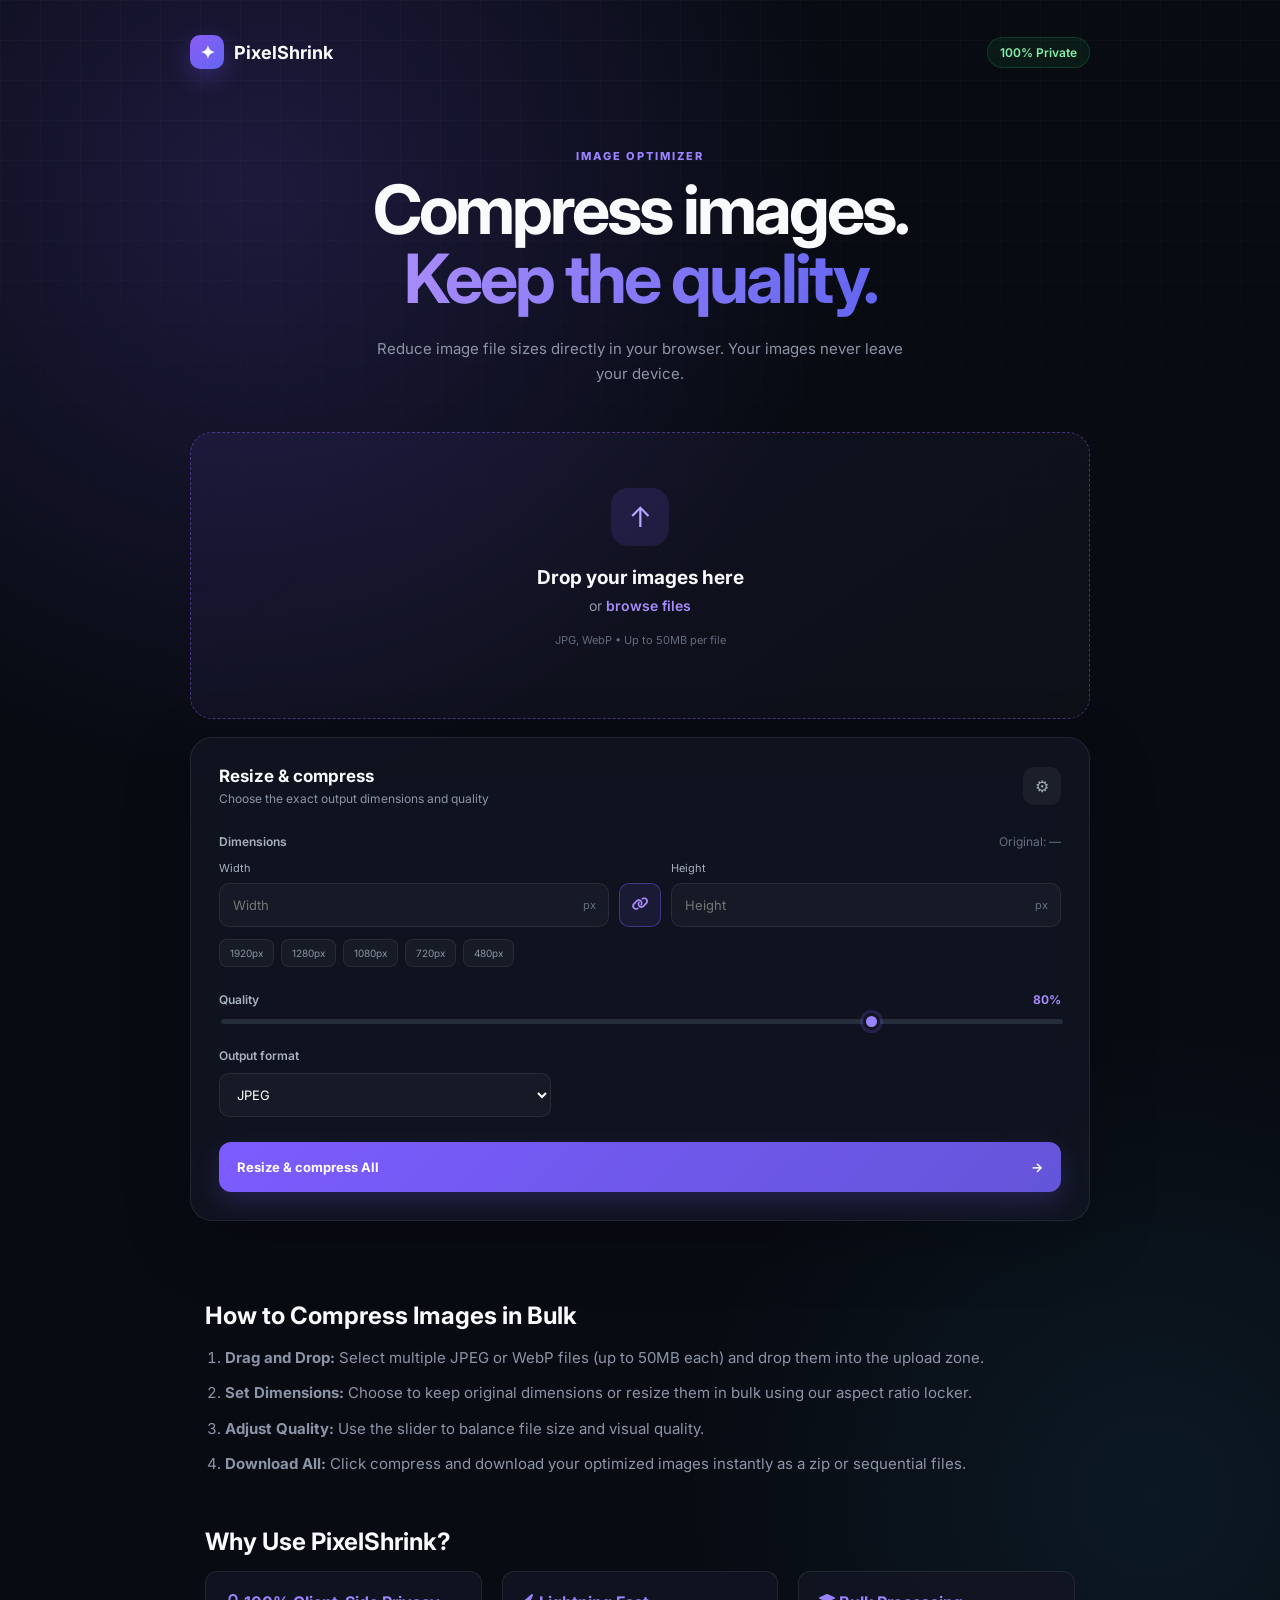
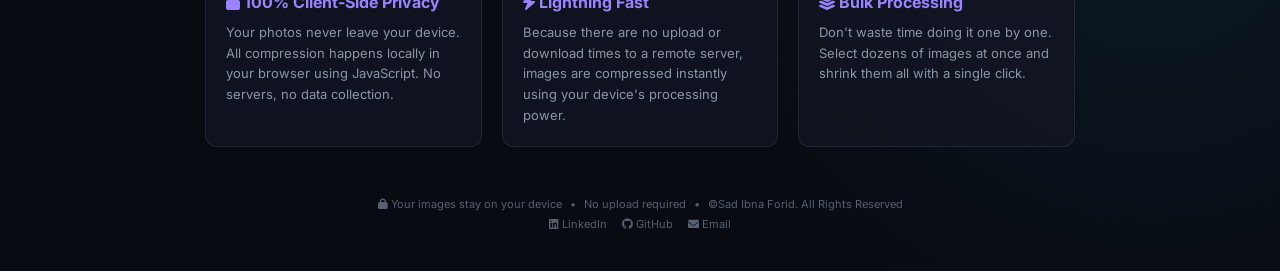
<file: index.html>
<!doctype html>
<html lang="en">
  <!doctype html>
  <html lang="en">
    <head>
      <meta charset="UTF-8" />
      <meta name="viewport" content="width=device-width, initial-scale=1.0" />

      <title>PixelShrink | Free Bulk Image Compressor (100% Private)</title>
      <meta
        name="title"
        content="PixelShrink | Free Bulk Image Compressor (100% Private)"
      />
      <meta
        name="description"
        content="Compress JPEG and WebP images directly in your browser. Reduce file sizes in bulk without uploading to a server. Fast, free, and 100% private."
      />
      <meta
        name="keywords"
        content="image compressor, bulk image resize, compress jpeg, compress webp, reduce image size, private image compressor, browser based image optimization"
      />

      <meta property="og:type" content="website" />
      <meta property="og:url" content="https://pixelshrinkapp.web.app/" />
      <meta
        property="og:title"
        content="PixelShrink | Free Bulk Image Compressor"
      />
      <meta
        property="og:description"
        content="Compress images directly in your browser. Reduce file sizes in bulk without uploading to a server. 100% private."
      />
      <meta
        property="og:image"
        content="https://pixelshrinkapp.web.app/og-image.jpg"
      />
      <script type="application/ld+json">
        {
          "@context": "https://schema.org",
          "@type": "WebApplication",
          "name": "PixelShrink",
          "url": "https://pixelshrinkapp.web.app/",
          "description": "A secure, browser-based bulk image compressor for JPEG and WebP files.",
          "applicationCategory": "MultimediaApplication",
          "operatingSystem": "All",
          "offers": {
            "@type": "Offer",
            "price": "0",
            "priceCurrency": "USD"
          }
        }
      </script>

      <link
        rel="stylesheet"
        href="https://cdnjs.cloudflare.com/ajax/libs/font-awesome/6.0.0/css/all.min.css"
      />
      <link rel="stylesheet" href="style.css" />
    </head>

    <body>
      <main class="app">
        <header class="header">
          <div class="logo">
            <div class="logo-icon">✦</div>
            <span>PixelShrink</span>
          </div>

          <span class="badge">100% Private</span>
        </header>

        <section class="hero">
          <p class="eyebrow">IMAGE OPTIMIZER</p>
          <h1>Compress images.<br /><span>Keep the quality.</span></h1>
          <p class="subtitle">
            Reduce image file sizes directly in your browser. Your images never
            leave your device.
          </p>
        </section>

        <section class="upload-card" id="dropZone">
          <input type="file" id="imageInput" accept="image/*" hidden multiple />

          <div class="upload-icon">↑</div>

          <h2>Drop your images here</h2>

          <p>
            or
            <button class="browse-btn" id="browseBtn">browse files</button>
          </p>

          <small>JPG, WebP • Up to 50MB per file</small>

          <div id="uploadPreviews" class="upload-previews"></div>

          <button id="clearBtn" class="clear-btn" style="display: none">
            <i class="fas fa-trash-alt"></i> Clear All Files
          </button>
        </section>

        <section class="panel">
          <div class="panel-title">
            <div>
              <h2>Resize & compress</h2>
              <p>Choose the exact output dimensions and quality</p>
            </div>

            <span class="settings-icon">⚙</span>
          </div>

          <div class="dimension-section">
            <div class="section-label">
              <span>Dimensions</span>
              <span id="originalDimensions">Original: —</span>
            </div>

            <div class="dimension-row">
              <div class="dimension-input">
                <label for="width">Width</label>

                <div class="input-with-unit">
                  <input type="number" id="width" min="1" placeholder="Width" />
                  <span>px</span>
                </div>
              </div>

              <button
                id="aspectLock"
                class="aspect-lock active"
                title="Keep aspect ratio"
              >
                <i class="fas fa-link"></i>
              </button>

              <div class="dimension-input">
                <label for="height">Height</label>

                <div class="input-with-unit">
                  <input
                    type="number"
                    id="height"
                    min="1"
                    placeholder="Height"
                  />
                  <span>px</span>
                </div>
              </div>
            </div>

            <div class="resize-presets">
              <button data-width="1920">1920px</button>
              <button data-width="1280">1280px</button>
              <button data-width="1080">1080px</button>
              <button data-width="720">720px</button>
              <button data-width="480">480px</button>
            </div>
          </div>

          <div class="setting quality-setting">
            <div class="setting-header">
              <label for="quality">Quality</label>
              <strong> <span id="qualityValue">80</span>% </strong>
            </div>

            <input type="range" id="quality" min="10" max="100" value="80" />
          </div>

          <div class="settings-grid">
            <div class="setting">
              <label for="format"> Output format </label>

              <select id="format">
                <option value="image/jpeg">JPEG</option>
                <option value="image/webp">WebP</option>
              </select>
            </div>
          </div>

          <button id="compressBtn" class="compress-btn">
            <span>Resize & compress All</span>
            <span>→</span>
          </button>
        </section>

        <section class="seo-content" style="margin-top: 80px; padding: 0 15px">
          <div style="margin-bottom: 50px">
            <h2
              style="font-size: 24px; color: var(--text); margin-bottom: 15px"
            >
              How to Compress Images in Bulk
            </h2>
            <ol
              style="
                color: var(--muted);
                line-height: 1.7;
                font-size: 15px;
                padding-left: 20px;
              "
            >
              <li style="margin-bottom: 10px">
                <strong>Drag and Drop:</strong> Select multiple JPEG or WebP
                files (up to 50MB each) and drop them into the upload zone.
              </li>
              <li style="margin-bottom: 10px">
                <strong>Set Dimensions:</strong> Choose to keep original
                dimensions or resize them in bulk using our aspect ratio locker.
              </li>
              <li style="margin-bottom: 10px">
                <strong>Adjust Quality:</strong> Use the slider to balance file
                size and visual quality.
              </li>
              <li style="margin-bottom: 10px">
                <strong>Download All:</strong> Click compress and download your
                optimized images instantly as a zip or sequential files.
              </li>
            </ol>
          </div>

          <div style="margin-bottom: 50px">
            <h2
              style="font-size: 24px; color: var(--text); margin-bottom: 15px"
            >
              Why Use PixelShrink?
            </h2>
            <div
              style="
                display: grid;
                grid-template-columns: repeat(auto-fit, minmax(250px, 1fr));
                gap: 20px;
              "
            >
              <div
                style="
                  background: var(--card);
                  padding: 20px;
                  border-radius: 12px;
                  border: 1px solid var(--card-border);
                "
              >
                <h3
                  style="
                    font-size: 16px;
                    margin: 0 0 10px;
                    color: var(--primary-light);
                  "
                >
                  <i class="fa-solid fa-lock"></i> 100% Client-Side Privacy
                </h3>
                <p
                  style="
                    margin: 0;
                    color: var(--muted);
                    font-size: 13px;
                    line-height: 1.6;
                  "
                >
                  Your photos never leave your device. All compression happens
                  locally in your browser using JavaScript. No servers, no data
                  collection.
                </p>
              </div>

              <div
                style="
                  background: var(--card);
                  padding: 20px;
                  border-radius: 12px;
                  border: 1px solid var(--card-border);
                "
              >
                <h3
                  style="
                    font-size: 16px;
                    margin: 0 0 10px;
                    color: var(--primary-light);
                  "
                >
                  <i class="fa-solid fa-bolt"></i> Lightning Fast
                </h3>
                <p
                  style="
                    margin: 0;
                    color: var(--muted);
                    font-size: 13px;
                    line-height: 1.6;
                  "
                >
                  Because there are no upload or download times to a remote
                  server, images are compressed instantly using your device's
                  processing power.
                </p>
              </div>

              <div
                style="
                  background: var(--card);
                  padding: 20px;
                  border-radius: 12px;
                  border: 1px solid var(--card-border);
                "
              >
                <h3
                  style="
                    font-size: 16px;
                    margin: 0 0 10px;
                    color: var(--primary-light);
                  "
                >
                  <i class="fa-solid fa-layer-group"></i> Bulk Processing
                </h3>
                <p
                  style="
                    margin: 0;
                    color: var(--muted);
                    font-size: 13px;
                    line-height: 1.6;
                  "
                >
                  Don't waste time doing it one by one. Select dozens of images
                  at once and shrink them all with a single click.
                </p>
              </div>
            </div>
          </div>
        </section>

        <footer>
          <div class="footer-info">
            <span
              ><i class="fas fa-lock"></i> Your images stay on your device</span
            >
            <span>•</span>
            <span>No upload required</span>
            <span>•</span>
            <span>©Sad Ibna Forid. All Rights Reserved</span>
          </div>

          <div class="developer-links">
            <a href="https://linkedin.com/in/sadudoy" target="_blank">
              <i class="fab fa-linkedin"></i> LinkedIn
            </a>
            <a href="https://github.com/sadudoy" target="_blank">
              <i class="fab fa-github"></i> GitHub
            </a>
            <a href="mailto:sadudoy29@gmail.com">
              <i class="fas fa-envelope"></i> Email
            </a>
          </div>
        </footer>
      </main>

      <script src="script.js"></script>
    </body>
  </html>
</html>
</file>
<file: style.css>
@import url("https://fonts.googleapis.com/css2?family=Inter:wght@400;500;600;700;800&display=swap");

:root {
  --bg: #080b12;
  --card: rgba(18, 23, 35, 0.78);
  --card-border: rgba(255, 255, 255, 0.08);

  --text: #f8fafc;
  --muted: #8b95a7;

  --primary: #7c5cff;
  --primary-light: #9b83ff;

  --green: #22c55e;
}

* {
  box-sizing: border-box;
}

body {
  margin: 0;
  min-height: 100vh;

  font-family: "Inter", sans-serif;
  color: var(--text);

  background:
    radial-gradient(
      circle at 20% 10%,
      rgba(124, 92, 255, 0.18),
      transparent 30%
    ),
    radial-gradient(
      circle at 90% 80%,
      rgba(56, 189, 248, 0.08),
      transparent 25%
    ),
    var(--bg);
}

body::before {
  content: "";

  position: fixed;
  inset: 0;

  pointer-events: none;

  background-image:
    linear-gradient(rgba(255, 255, 255, 0.025) 1px, transparent 1px),
    linear-gradient(90deg, rgba(255, 255, 255, 0.025) 1px, transparent 1px);

  background-size: 40px 40px;

  mask-image: linear-gradient(to bottom, black, transparent 80%);
}

.app {
  width: min(900px, calc(100% - 32px));
  margin: auto;
  padding: 35px 0 40px;
}

/* Header */

.header {
  display: flex;
  align-items: center;
  justify-content: space-between;

  margin-bottom: 80px;
}

.logo {
  display: flex;
  align-items: center;
  gap: 10px;

  font-size: 18px;
  font-weight: 700;
}

.logo-icon {
  width: 34px;
  height: 34px;

  display: grid;
  place-items: center;

  border-radius: 10px;

  background: linear-gradient(135deg, #8b5cf6, #6366f1);

  box-shadow: 0 8px 25px rgba(124, 92, 255, 0.3);
}

.badge {
  padding: 7px 12px;

  border: 1px solid rgba(34, 197, 94, 0.2);
  border-radius: 100px;

  color: #86efac;
  background: rgba(34, 197, 94, 0.08);

  font-size: 12px;
  font-weight: 600;
}

/* Hero */

.hero {
  text-align: center;
  margin-bottom: 45px;
}

.eyebrow {
  margin: 0 0 12px;

  color: var(--primary-light);

  font-size: 11px;
  font-weight: 800;
  letter-spacing: 2px;
}

.hero h1 {
  margin: 0;

  font-size: clamp(42px, 7vw, 68px);
  line-height: 1.02;
  letter-spacing: -3px;
}

.hero h1 span {
  background: linear-gradient(90deg, #a78bfa, #6366f1);

  -webkit-background-clip: text;
  color: transparent;
}

.subtitle {
  max-width: 550px;
  margin: 22px auto 0;

  color: var(--muted);

  font-size: 15px;
  line-height: 1.7;
}

/* Upload */

.upload-card {
  position: relative;

  padding: 55px 30px;

  text-align: center;

  border: 1px dashed rgba(139, 92, 246, 0.45);
  border-radius: 22px;

  background: linear-gradient(
    145deg,
    rgba(124, 92, 255, 0.08),
    rgba(255, 255, 255, 0.025)
  );

  transition:
    border-color 0.25s,
    background 0.25s,
    transform 0.25s;

  cursor: pointer;
}

.upload-card:hover,
.upload-card.dragover {
  border-color: var(--primary-light);

  background: linear-gradient(
    145deg,
    rgba(124, 92, 255, 0.14),
    rgba(255, 255, 255, 0.04)
  );

  transform: translateY(-2px);
}

.upload-icon {
  width: 58px;
  height: 58px;

  display: grid;
  place-items: center;

  margin: 0 auto 20px;

  border-radius: 17px;

  background: rgba(124, 92, 255, 0.14);

  color: #b7a6ff;

  font-size: 28px;
}

.upload-card h2 {
  margin: 0 0 8px;

  font-size: 19px;
}

.upload-card p {
  margin: 0 0 14px;

  color: var(--muted);
  font-size: 14px;
}

.browse-btn {
  padding: 0;

  border: none;

  background: none;

  color: #a78bfa;

  font: inherit;
  font-weight: 600;

  cursor: pointer;
}

.upload-card small {
  color: #626c7d;
  font-size: 11px;
}

/* Panel */

.panel,
.result-card {
  margin-top: 18px;

  padding: 28px;

  border: 1px solid var(--card-border);
  border-radius: 22px;

  background: var(--card);

  backdrop-filter: blur(20px);

  box-shadow: 0 20px 70px rgba(0, 0, 0, 0.2);
}

.panel-title {
  display: flex;
  align-items: center;
  justify-content: space-between;

  margin-bottom: 28px;
}

.panel-title h2,
.result-header h2 {
  margin: 0;

  font-size: 17px;
}

.panel-title p {
  margin: 5px 0 0;

  color: var(--muted);
  font-size: 12px;
}

.settings-icon {
  width: 38px;
  height: 38px;

  display: grid;
  place-items: center;

  border-radius: 11px;

  background: rgba(255, 255, 255, 0.05);

  color: #a0a9b8;
}

.settings-grid {
  display: grid;
  grid-template-columns: 1.4fr 1fr 1fr;
  gap: 18px;
}

.setting {
  display: flex;
  flex-direction: column;
  gap: 10px;
}

.setting label,
.setting-header label {
  color: #a8b1c0;
  font-size: 12px;
  font-weight: 600;
}

.setting-header {
  display: flex;
  justify-content: space-between;
}

.setting-header strong {
  color: #a78bfa;
  font-size: 12px;
}

select,
input[type="number"] {
  width: 100%;
  height: 44px;

  padding: 0 13px;

  border: 1px solid rgba(255, 255, 255, 0.08);
  border-radius: 10px;

  outline: none;

  color: white;
  background: #151a26;

  font: inherit;
  font-size: 13px;
}

select:focus,
input[type="number"]:focus {
  border-color: var(--primary);
}

.input-with-unit {
  position: relative;
}

.input-with-unit input {
  padding-right: 40px;
}

.input-with-unit span {
  position: absolute;

  right: 13px;
  top: 50%;

  transform: translateY(-50%);

  color: #667084;
  font-size: 11px;
}

/* Range */

input[type="range"] {
  width: 100%;
  height: 5px;

  appearance: none;

  border-radius: 100px;

  background: #252c3a;

  outline: none;
}

input[type="range"]::-webkit-slider-thumb {
  appearance: none;

  width: 17px;
  height: 17px;

  border: 3px solid #121620;
  border-radius: 50%;

  background: var(--primary-light);

  box-shadow: 0 0 0 3px rgba(124, 92, 255, 0.2);

  cursor: pointer;
}

/* Button */

.compress-btn {
  width: 100%;
  height: 50px;

  display: flex;
  align-items: center;
  justify-content: space-between;

  margin-top: 25px;
  padding: 0 18px;

  border: none;
  border-radius: 12px;

  color: white;

  background: linear-gradient(135deg, #7c5cff, #6355d9);

  font-family: inherit;
  font-size: 13px;
  font-weight: 700;

  cursor: pointer;

  box-shadow: 0 10px 25px rgba(124, 92, 255, 0.2);

  transition:
    transform 0.2s,
    box-shadow 0.2s;
}

.compress-btn:hover {
  transform: translateY(-2px);

  box-shadow: 0 15px 35px rgba(124, 92, 255, 0.3);
}

/* Result */

.result-card {
  display: none;
}

.preview-wrapper {
  margin-top: 20px;
  border-radius: 14px;
  background: #090c13;
  display: grid;
  grid-template-columns: repeat(auto-fill, minmax(100px, 1fr));
  gap: 12px;
  padding: 15px;
  max-height: 350px;
  overflow-y: auto;
}

.stats {
  display: grid;
  grid-template-columns: repeat(3, 1fr);
  gap: 10px;
  margin-top: 15px;
}

.stat {
  padding: 15px;

  border-radius: 12px;

  background: rgba(255, 255, 255, 0.035);
}

.stat span {
  display: block;

  margin-bottom: 6px;

  color: #707a8d;

  font-size: 10px;
  font-weight: 600;
  text-transform: uppercase;
  letter-spacing: 0.7px;
}

.stat strong {
  font-size: 15px;
}

.stat.highlight strong {
  color: #4ade80;
}

.download-btn {
  display: flex;
  align-items: center;
  justify-content: space-between;
  width: 100%;
  margin-top: 15px;
  padding: 15px 18px;
  border: none;
  border-radius: 12px;
  color: white;
  background: #1d9b50;
  font-size: 13px;
  font-weight: 700;
  text-decoration: none;
  transition: background 0.2s;
  cursor: pointer;
  font-family: inherit;
}

.download-btn:hover {
  background: #22b65f;
}

/* Footer */

footer {
  display: flex;
  flex-direction: column;
  align-items: center;
  gap: 6px;
  margin-top: 28px;
  padding: 0 15px;
  color: #566071;
  font-size: 11px;
  text-align: center;
}

.footer-info {
  display: flex;
  align-items: center;
  justify-content: center;
  flex-wrap: wrap;
  gap: 8px;
  max-width: 100%;
}

.developer-links {
  display: flex;
  align-items: center;
  justify-content: center;
  flex-wrap: wrap;
  gap: 15px;
}

.developer-links a {
  color: #566071;
  text-decoration: none;
}

@media (max-width: 480px) {
  .footer-info {
    gap: 5px;
    line-height: 1.6;
  }

  .developer-links {
    gap: 12px;
  }
}
/* Responsive */

@media (max-width: 700px) {
  .app {
    width: min(100% - 20px, 600px);
    padding-top: 20px;
  }

  .header {
    margin-bottom: 55px;
  }

  .hero h1 {
    font-size: 43px;
    letter-spacing: -2px;
  }

  .settings-grid {
    grid-template-columns: 1fr;
  }

  .panel,
  .result-card {
    padding: 20px;
  }

  .stats {
    grid-template-columns: 1fr;
  }

  footer {
    flex-wrap: wrap;
  }
}

.dimension-section {
  margin-bottom: 25px;
}

.section-label {
  display: flex;
  justify-content: space-between;
  align-items: center;

  margin-bottom: 12px;

  color: #a8b1c0;

  font-size: 12px;
  font-weight: 600;
}

#originalDimensions {
  color: #667084;
  font-weight: 400;
}

.dimension-row {
  display: grid;
  grid-template-columns: 1fr 42px 1fr;
  align-items: end;
  gap: 10px;
}

.dimension-input {
  display: flex;
  flex-direction: column;
  gap: 8px;
}

.dimension-input label {
  color: #a8b1c0;
  font-size: 11px;
}

.aspect-lock {
  width: 42px;
  height: 44px;

  border: 1px solid rgba(255, 255, 255, 0.08);
  border-radius: 10px;

  color: #6d7789;
  background: #151a26;

  cursor: pointer;

  transition: 0.2s;
}

.aspect-lock.active {
  color: #a78bfa;

  border-color: rgba(124, 92, 255, 0.4);

  background: rgba(124, 92, 255, 0.1);
}

.resize-presets {
  display: flex;
  flex-wrap: wrap;
  gap: 7px;

  margin-top: 12px;
}

.resize-presets button {
  padding: 7px 10px;

  border: 1px solid rgba(255, 255, 255, 0.07);
  border-radius: 8px;

  color: #8993a4;
  background: rgba(255, 255, 255, 0.035);

  font-family: inherit;
  font-size: 10px;

  cursor: pointer;

  transition: 0.2s;
}

.resize-presets button:hover {
  color: white;

  border-color: rgba(124, 92, 255, 0.4);

  background: rgba(124, 92, 255, 0.1);
}

.quality-setting {
  margin-bottom: 22px;
}

@media (max-width: 500px) {
  .dimension-row {
    grid-template-columns: 1fr 38px 1fr;
  }

  .aspect-lock {
    width: 38px;
  }
}

.upload-previews {
  display: flex;
  flex-wrap: wrap;
  gap: 10px;
  justify-content: center;
  margin-top: 15px;
}

.small-preview {
  width: 50px;
  height: 50px;
  object-fit: cover;
  border-radius: 8px;
  border: 1px solid rgba(255, 255, 255, 0.1);
}

.result-small-preview {
  width: 100%;
  height: 100px;
  object-fit: cover;
  border-radius: 8px;
  border: 1px solid rgba(255, 255, 255, 0.05);
}

.clear-btn {
  display: inline-flex;
  align-items: center;
  justify-content: center;
  gap: 8px;
  margin-top: 15px;
  padding: 8px 16px;
  border: 1px solid rgba(239, 68, 68, 0.3);
  border-radius: 8px;
  color: #ef4444;
  background: rgba(239, 68, 68, 0.05);
  font-family: inherit;
  font-size: 12px;
  font-weight: 600;
  cursor: pointer;
  transition: all 0.2s;
}

.clear-btn:hover {
  background: rgba(239, 68, 68, 0.15);
  border-color: rgba(239, 68, 68, 0.5);
}
</file>
